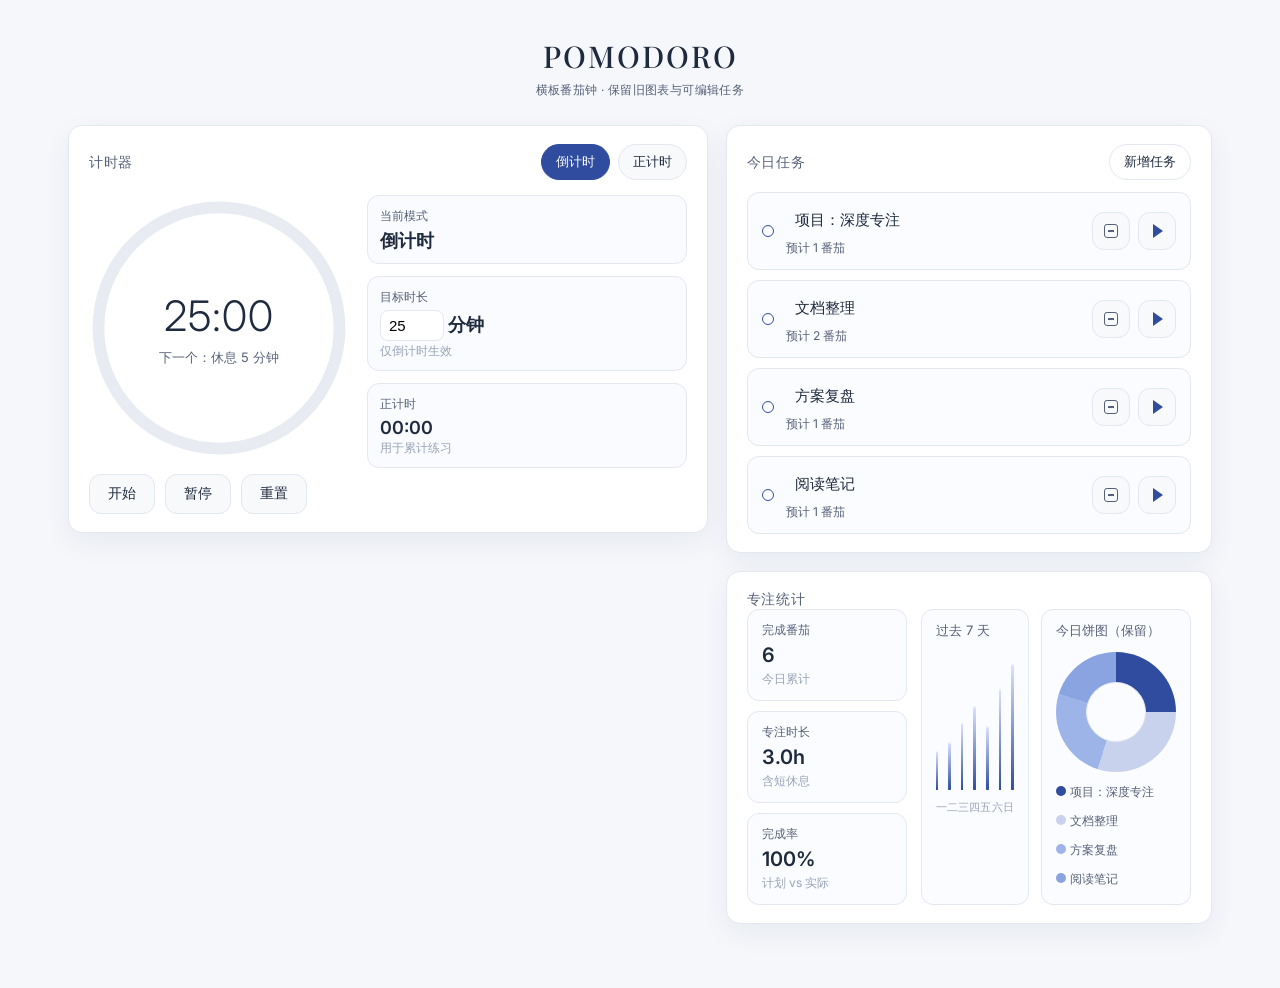
<file: index.html>
<!DOCTYPE html>
<html lang="zh-Hans">
<head>
  <meta charset="UTF-8" />
  <meta name="viewport" content="width=device-width, initial-scale=1.0" />
  <title>番茄钟 | 横板专注</title>
  <link rel="preconnect" href="https://fonts.googleapis.com">
  <link rel="preconnect" href="https://fonts.gstatic.com" crossorigin>
  <link href="https://fonts.googleapis.com/css2?family=Playfair+Display:wght@400;500&family=Inter:wght@300;400;500;600&display=swap" rel="stylesheet">
  <link rel="stylesheet" href="styles.css" />
  <script src="main.js" defer></script>
</head>
<body>
  <div class="page-shell">
    <header class="brand-area">
      <div class="brand-text">POMODORO</div>
      <div class="brand-sub">横板番茄钟 · 保留旧图表与可编辑任务</div>
    </header>

    <main class="board">
      <section class="card timer-card">
        <div class="card-head">
          <div class="section-title">计时器</div>
          <div class="mode-switch" role="tablist">
            <button class="pill-btn active" data-mode="pomodoro" role="tab">倒计时</button>
            <button class="pill-btn" data-mode="stopwatch" role="tab">正计时</button>
          </div>
        </div>

        <div class="timer-row">
          <div class="timer-visual">
            <svg class="timer-ring" viewBox="0 0 220 220" aria-hidden="true">
              <circle class="ring-base" cx="110" cy="110" r="102" />
              <circle class="ring-progress" cx="110" cy="110" r="102" />
            </svg>
            <div class="timer-center">
              <div class="time-display" id="time-display">25:00</div>
              <div class="time-sub" id="time-status">下一个：休息 5 分钟</div>
            </div>
          </div>
          <div class="timer-meta">
            <div class="meta-block">
              <div class="meta-label">当前模式</div>
              <div class="meta-value" id="mode-label">倒计时</div>
            </div>
            <div class="meta-block">
              <div class="meta-label">目标时长</div>
              <div class="meta-value"><input id="count-input" type="number" min="1" max="120" value="25" /> 分钟</div>
              <div class="meta-hint">仅倒计时生效</div>
            </div>
            <div class="meta-block">
              <div class="meta-label">正计时</div>
              <div class="meta-value" id="stopwatch-read">00:00</div>
              <div class="meta-hint">用于累计练习</div>
            </div>
          </div>
        </div>

        <div class="controls">
          <button class="ghost-btn" id="start-btn">开始</button>
          <button class="ghost-btn" id="pause-btn">暂停</button>
          <button class="ghost-btn" id="reset-btn">重置</button>
        </div>
      </section>

      <section class="card tasks-card">
        <div class="card-head">
          <div class="section-title">今日任务</div>
          <div class="task-actions">
            <button class="pill-btn light" id="add-task">新增任务</button>
          </div>
        </div>
        <ul class="task-list" id="task-list"></ul>
      </section>

      <section class="card stats-card">
        <div class="section-title">专注统计</div>
        <div class="stats-grid">
          <div class="stat-summary">
            <div class="summary-item">
              <div class="summary-label">完成番茄</div>
              <div class="summary-value" id="done-count">6</div>
              <div class="summary-note">今日累计</div>
            </div>
            <div class="summary-item">
              <div class="summary-label">专注时长</div>
              <div class="summary-value" id="focus-hours">3.0h</div>
              <div class="summary-note">含短休息</div>
            </div>
            <div class="summary-item">
              <div class="summary-label">完成率</div>
              <div class="summary-value" id="finish-rate">100%</div>
              <div class="summary-note">计划 vs 实际</div>
            </div>
          </div>
          <div class="stat-charts">
            <div class="chart-block">
              <div class="chart-title">过去 7 天</div>
              <div class="bar-chart" id="bar-chart" aria-hidden="true"></div>
              <div class="chart-axis" aria-hidden="true">
                <span>一</span><span>二</span><span>三</span><span>四</span><span>五</span><span>六</span><span>日</span>
              </div>
            </div>
            <div class="chart-block">
              <div class="chart-title">今日饼图（保留）</div>
              <div class="donut" id="donut" aria-hidden="true">
                <div class="donut-core"></div>
              </div>
              <div class="donut-legend" id="donut-legend"></div>
            </div>
          </div>
        </div>
      </section>
    </main>
  </div>
</body>
</html>
</file>
<file: styles.css>
:root {
  --bg: #f5f7fb;
  --panel: #ffffff;
  --border: #e3e7ef;
  --text-main: #1e2a3d;
  --text-sub: #566178;
  --text-hint: #97a3b6;
  --accent: #2f4c9f;
  --accent-soft: #4f6ac4;
  --shadow-soft: 0 10px 28px rgba(16, 28, 63, 0.06);
  --radius: 14px;
}

* { box-sizing: border-box; }

body {
  margin: 0;
  font-family: 'Inter', 'Segoe UI', system-ui, -apple-system, sans-serif;
  background: var(--bg);
  color: var(--text-main);
  min-height: 100vh;
  display: flex;
  justify-content: center;
}

.page-shell {
  width: 100%;
  max-width: 1200px;
  padding: 36px 28px 64px;
}

.brand-area {
  text-align: center;
  margin-bottom: 26px;
}

.brand-text {
  font-family: 'Playfair Display', 'Inter', serif;
  font-size: 30px;
  letter-spacing: 2px;
  font-weight: 500;
}

.brand-sub {
  margin-top: 6px;
  font-size: 12px;
  color: var(--text-sub);
  letter-spacing: 0.4px;
}

.board {
  display: grid;
  grid-template-columns: 1.25fr 0.95fr;
  grid-template-rows: auto auto;
  gap: 18px;
  align-items: start;
}

.card {
  background: var(--panel);
  border: 1px solid var(--border);
  border-radius: var(--radius);
  box-shadow: var(--shadow-soft);
  padding: 18px 20px;
}

.timer-card {
  grid-column: 1 / 2;
  grid-row: 1 / 3;
}

.tasks-card { grid-column: 2 / 3; grid-row: 1 / 2; }
.stats-card { grid-column: 2 / 3; grid-row: 2 / 3; }

.card-head {
  display: flex;
  justify-content: space-between;
  align-items: center;
  gap: 12px;
  margin-bottom: 12px;
}

.section-title {
  font-size: 14px;
  letter-spacing: 0.6px;
  color: var(--text-sub);
}

.mode-switch, .task-actions {
  display: flex;
  gap: 8px;
  align-items: center;
}

.pill-btn {
  padding: 8px 14px;
  border-radius: 999px;
  border: 1px solid var(--border);
  background: #f8f9fb;
  color: var(--text-main);
  font-size: 13px;
  cursor: pointer;
  transition: all 0.2s ease;
}

.pill-btn.active {
  background: var(--accent);
  color: #fff;
  border-color: var(--accent);
}

.pill-btn.light {
  background: #fff;
}

.timer-row {
  display: flex;
  gap: 18px;
  align-items: center;
  justify-content: space-between;
}

.timer-visual {
  position: relative;
  width: 260px;
  height: 260px;
  margin: 6px 0 12px;
}

.timer-ring { width: 100%; height: 100%; transform: rotate(-90deg); }
.ring-base { fill: none; stroke: #e8ebf2; stroke-width: 10; }
.ring-progress { fill: none; stroke: var(--accent); stroke-width: 10; stroke-linecap: round; stroke-dasharray: 640; stroke-dashoffset: 0; transition: stroke-dashoffset 0.25s ease; }

.timer-center {
  position: absolute; inset: 0;
  display: flex; flex-direction: column; align-items: center; justify-content: center; gap: 8px;
}

.time-display { font-size: 42px; font-weight: 300; letter-spacing: 1px; }
.time-sub { font-size: 13px; color: var(--text-sub); }

.timer-meta {
  flex: 1;
  display: grid;
  gap: 12px;
  grid-template-columns: repeat(auto-fit, minmax(180px, 1fr));
}

.meta-block {
  border: 1px solid var(--border);
  border-radius: 12px;
  padding: 12px 12px 10px;
  background: #f9fbff;
}

.meta-label { font-size: 12px; color: var(--text-sub); }
.meta-value { font-size: 18px; margin-top: 4px; font-weight: 600; color: var(--text-main); }
.meta-hint { font-size: 12px; color: var(--text-hint); margin-top: 2px; }

#count-input {
  width: 64px;
  padding: 6px 8px;
  border: 1px solid var(--border);
  border-radius: 8px;
  font-size: 15px;
}

.controls {
  display: flex;
  gap: 10px;
  margin-top: 4px;
}

.ghost-btn {
  padding: 10px 18px;
  border-radius: 12px;
  border: 1px solid var(--border);
  background: #f8f9fb;
  color: var(--text-main);
  font-size: 14px;
  cursor: pointer;
  transition: all 0.2s ease;
}

.ghost-btn:hover { border-color: var(--accent); color: var(--accent); background: #f1f4fb; }

.tasks-card .task-list { list-style: none; margin: 0; padding: 0; display: flex; flex-direction: column; gap: 10px; }

.task-item {
  display: flex;
  align-items: center;
  justify-content: space-between;
  gap: 10px;
  padding: 12px 14px;
  border: 1px solid var(--border);
  border-radius: 12px;
  background: #fbfcff;
}

.task-main { display: flex; align-items: center; gap: 12px; flex: 1; }
.task-dot { width: 12px; height: 12px; border-radius: 50%; border: 1px solid var(--accent); display: inline-block; }
.task-text { display: flex; flex-direction: column; gap: 4px; flex: 1; }
.task-name { font-size: 15px; letter-spacing: 0.3px; }
.task-note { font-size: 12px; color: var(--text-sub); }

.task-name-input {
  width: 100%;
  padding: 6px 8px;
  border: 1px solid transparent;
  border-radius: 8px;
  font-size: 15px;
  background: transparent;
  color: var(--text-main);
}

.task-item.editing .task-name-input { border-color: var(--border); background: #fff; }
.task-item.editing .task-name-input:focus { outline: 1px solid var(--accent); border-color: var(--accent); }

.task-buttons { display: flex; gap: 8px; }
.icon-btn {
  width: 38px; height: 38px; border-radius: 12px; border: 1px solid var(--border); background: #f8f9fb; display: grid; place-items: center; cursor: pointer; transition: all 0.2s ease;
}
.icon-btn:hover { border-color: var(--accent); color: var(--accent); }
.icon-play { width: 0; height: 0; border-top: 7px solid transparent; border-bottom: 7px solid transparent; border-left: 10px solid var(--accent); margin-left: 3px; }
.icon-edit { width: 14px; height: 14px; border: 1.4px solid var(--text-sub); border-radius: 3px; position: relative; }
.icon-edit::after { content: ''; position: absolute; width: 6px; height: 2px; background: var(--text-sub); top: 50%; left: 50%; transform: translate(-50%, -50%); }

.stats-card .stats-grid { display: grid; grid-template-columns: 1fr 1fr; gap: 14px; }
.stat-summary { display: grid; grid-template-columns: 1fr; gap: 10px; }
.summary-item { padding: 12px 14px; border: 1px solid var(--border); border-radius: 12px; background: #fbfcff; display: grid; gap: 4px; }
.summary-label { font-size: 12px; color: var(--text-sub); }
.summary-value { font-size: 20px; font-weight: 600; }
.summary-note { font-size: 12px; color: var(--text-hint); }

.stat-charts { display: grid; grid-template-columns: 1fr 1fr; gap: 12px; }
.chart-block { padding: 12px 14px; border: 1px solid var(--border); border-radius: 12px; background: #fbfcff; display: flex; flex-direction: column; gap: 10px; }
.chart-title { font-size: 13px; color: var(--text-sub); }

.bar-chart { display: grid; grid-template-columns: repeat(7, 1fr); gap: 10px; align-items: end; height: 140px; }
.bar { height: 40%; background: linear-gradient(180deg, #dce4ff, var(--accent)); border-radius: 8px 8px 4px 4px; box-shadow: inset 0 1px 0 rgba(255,255,255,0.6); }
.chart-axis { display: grid; grid-template-columns: repeat(7, 1fr); font-size: 11px; color: var(--text-hint); letter-spacing: 0.2px; }

.donut { width: 120px; height: 120px; border-radius: 50%; display: grid; place-items: center; margin: 2px 0; background: conic-gradient(var(--accent) 0deg 120deg, #c8d2ec 120deg 230deg, #9db4e8 230deg 360deg); }
.donut-core { width: 60px; height: 60px; background: #fbfcff; border-radius: 50%; border: 1px solid var(--border); }
.donut-legend { display: flex; gap: 12px; flex-wrap: wrap; font-size: 12px; color: var(--text-sub); }
.donut-legend .dot { width: 10px; height: 10px; border-radius: 50%; display: inline-block; margin-right: 4px; }

@media (max-width: 1080px) {
  .board { grid-template-columns: 1fr; grid-template-rows: auto; }
  .timer-card { grid-column: 1 / 2; grid-row: 1 / 2; }
  .tasks-card { grid-column: 1 / 2; grid-row: 2 / 3; }
  .stats-card { grid-column: 1 / 2; grid-row: 3 / 4; }
  .timer-row { flex-direction: column; align-items: center; }
  .timer-meta { width: 100%; }
}

@media (max-width: 640px) {
  .page-shell { padding: 24px 16px 48px; }
  .controls { width: 100%; }
  .ghost-btn { flex: 1; }
}
</file>
